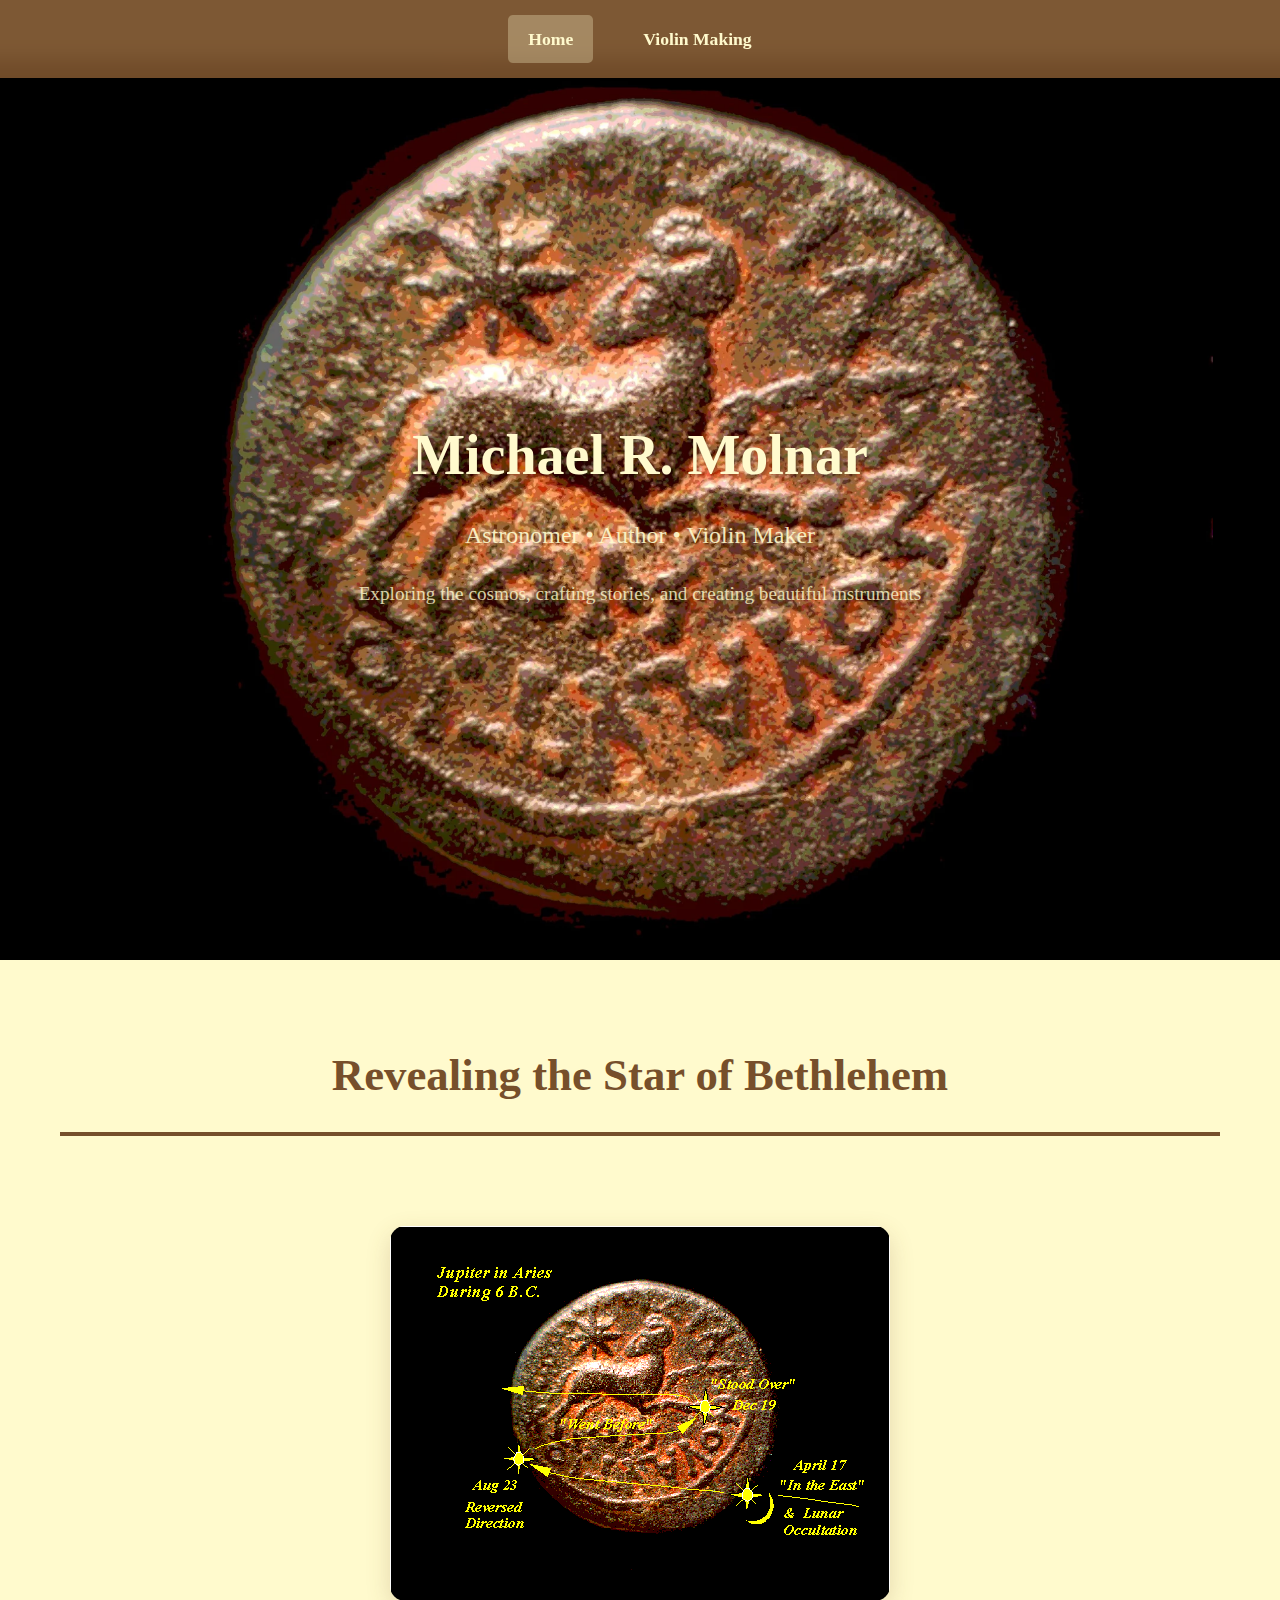
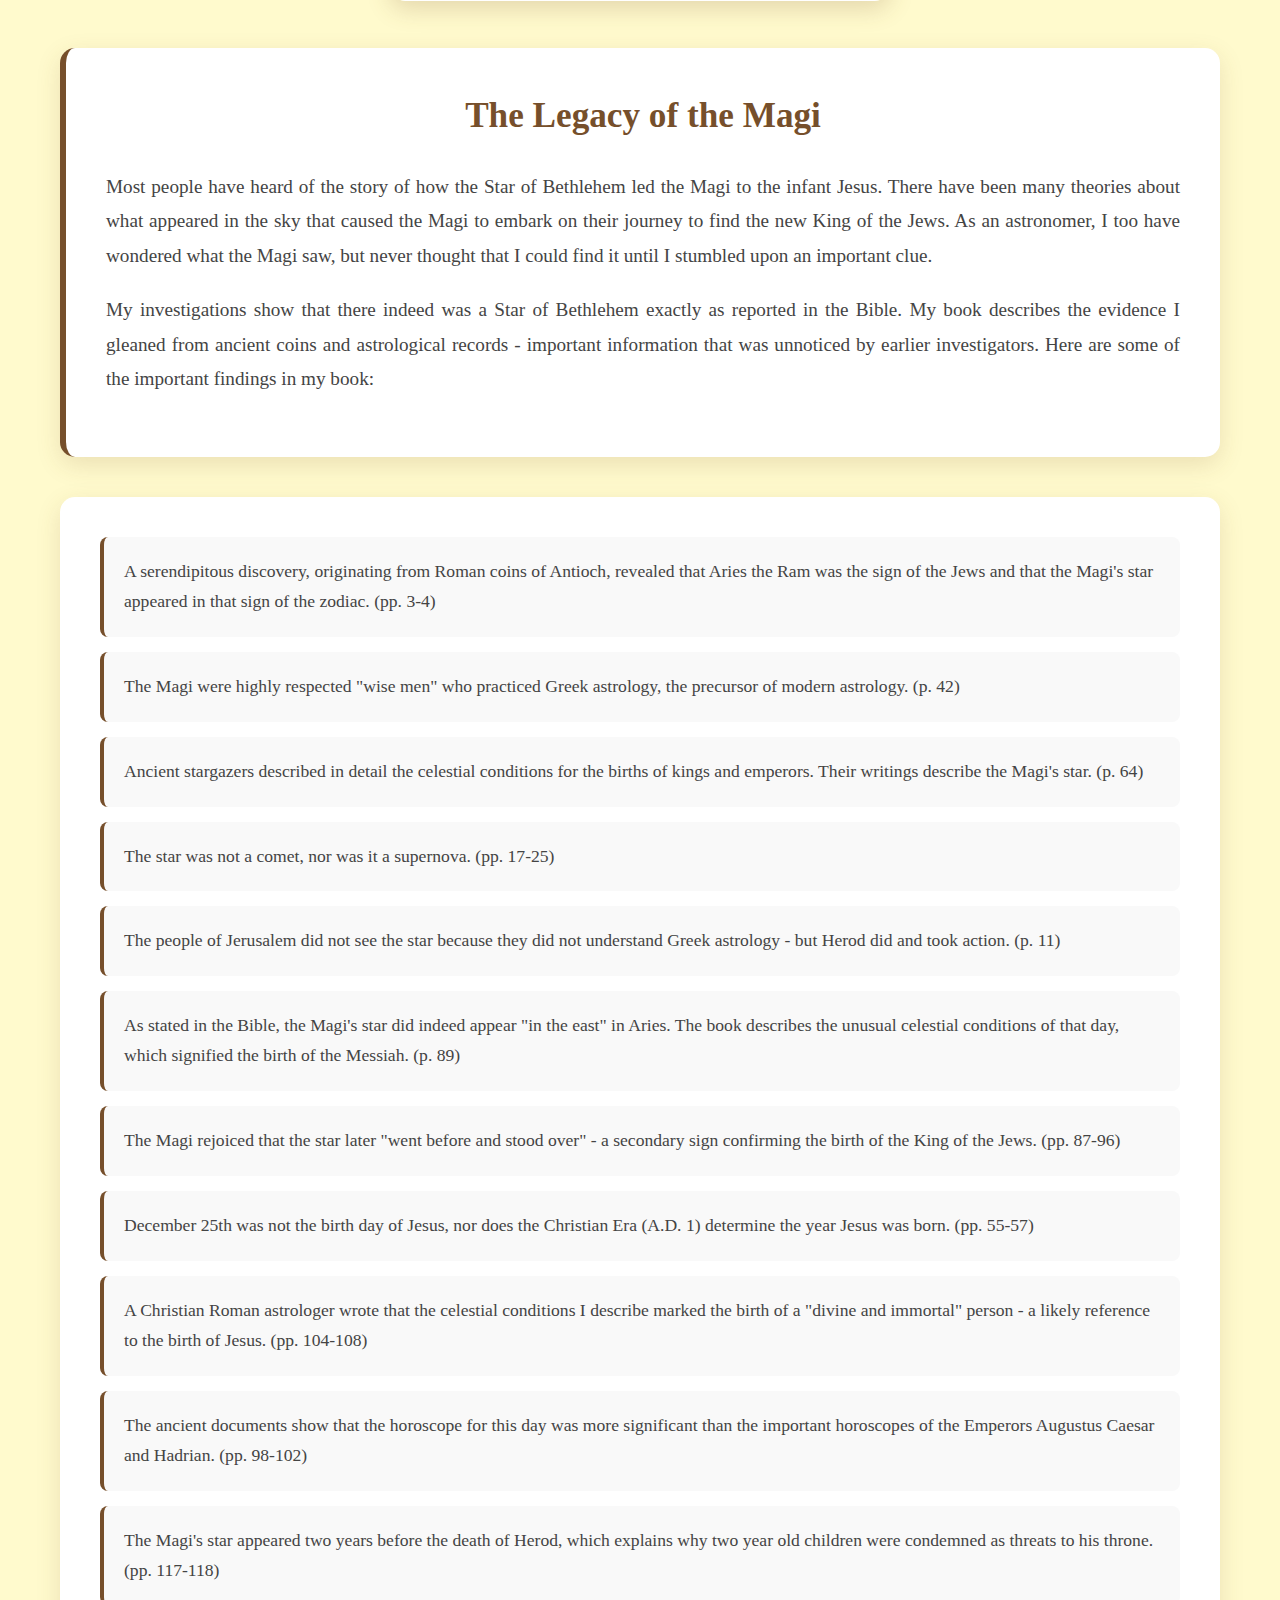
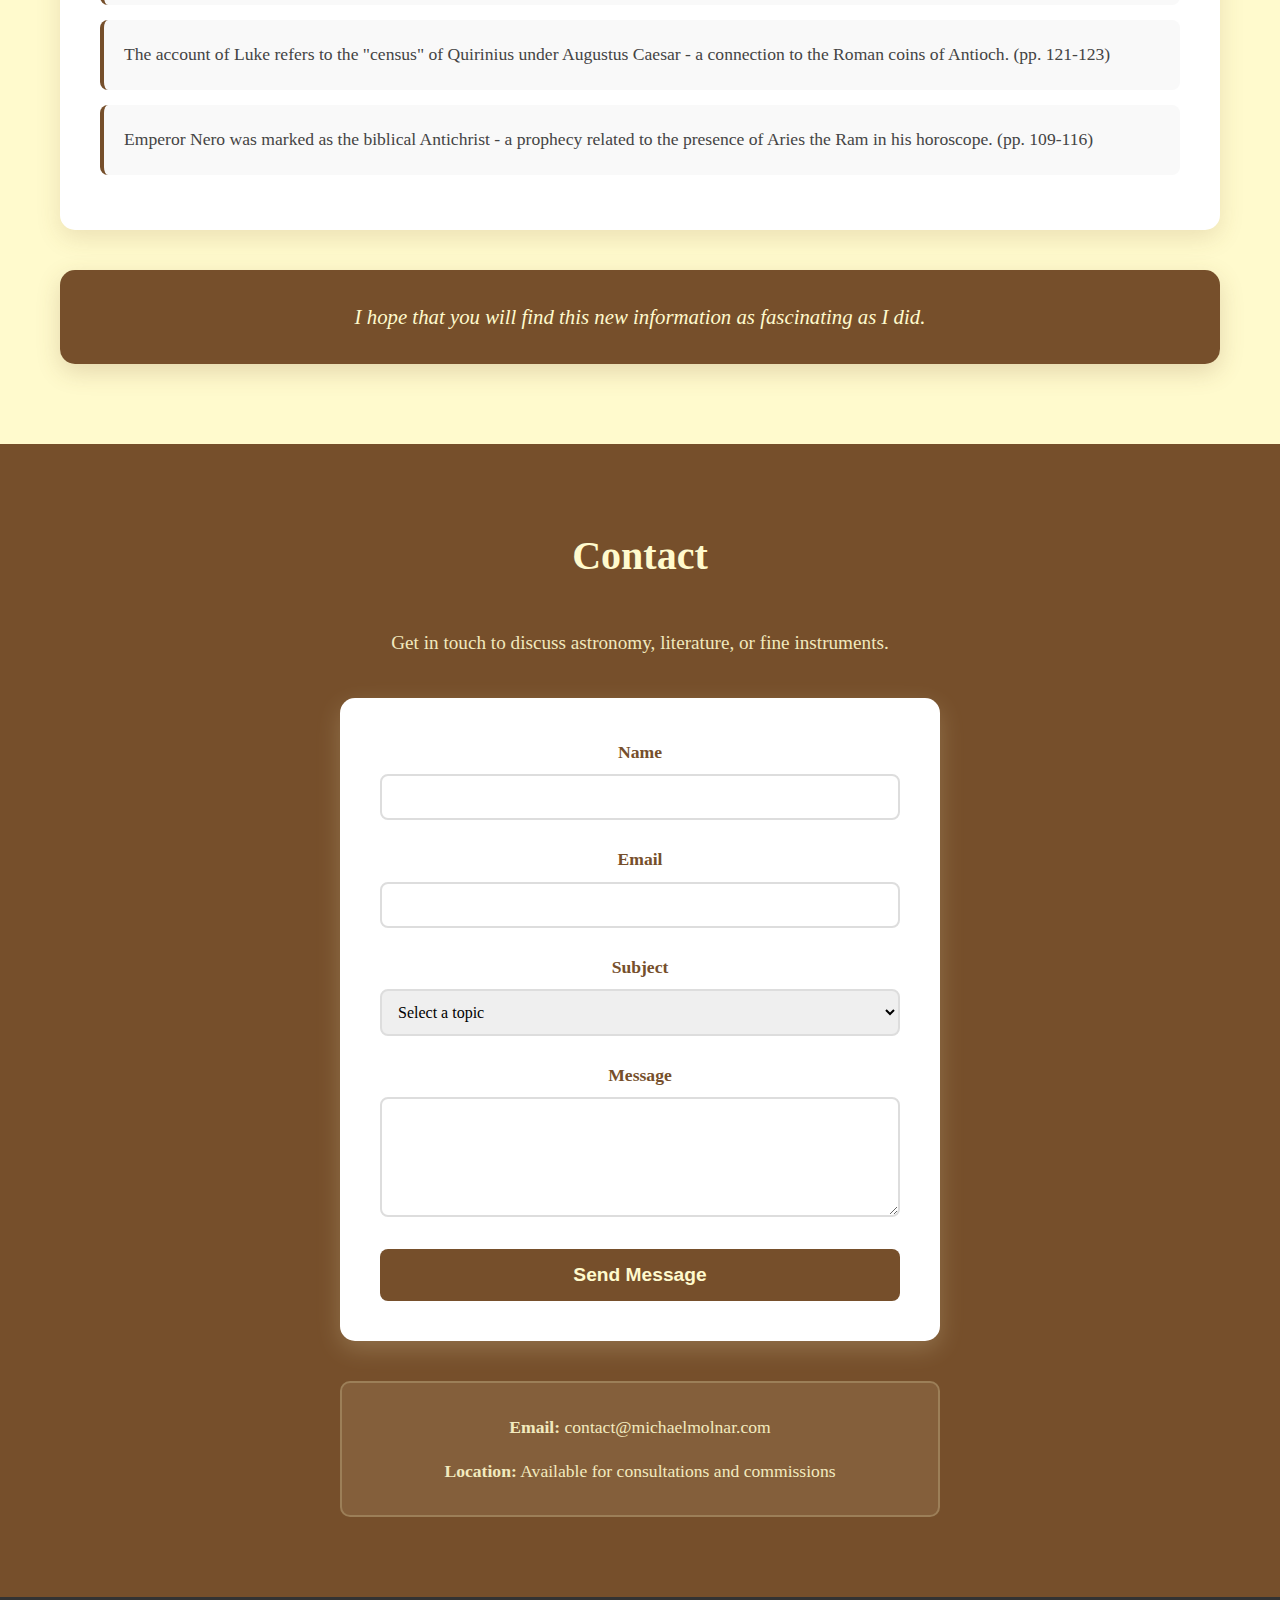
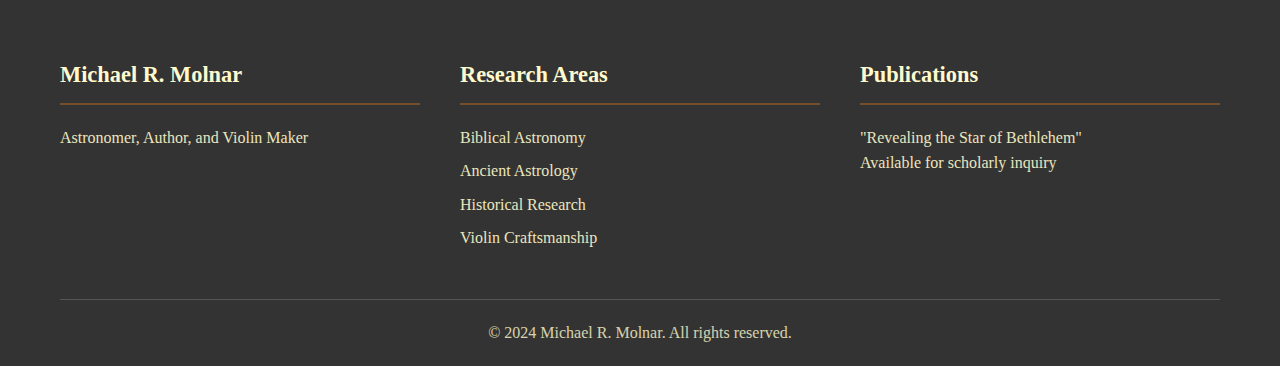
<file: index.html>
<!DOCTYPE html>
<html lang="en">
<head>
    <meta charset="UTF-8">
    <meta name="viewport" content="width=device-width, initial-scale=1.0">
    <title>Michael R. Molnar - Astronomer, Author, Violin Maker</title>
    <link rel="stylesheet" href="style.css">
</head>
<body>
    <!-- Navigation -->
    <nav class="navigation">
        <div class="container">
            <a href="index.html" class="nav-link active">Home</a>
            <a href="violin-making.html" class="nav-link">Violin Making</a>
        </div>
    </nav>

    <!-- Hero Section -->
    <section class="hero">
        <div class="hero-content">
            <h1>Michael R. Molnar</h1>
            <p class="subtitle">Astronomer • Author • Violin Maker</p>
            <p class="hero-description">Exploring the cosmos, crafting stories, and creating beautiful instruments</p>
        </div>
    </section>

    <!-- Content Section -->
    <section class="content">
        <div class="container">
            <h2 class="section-title">Revealing the Star of Bethlehem</h2>

            <div class="title-image">
                <img src="03f4fb_0a18a25fb19e418492a0b3d6c17574ac~mv2.gif" alt="Star of Bethlehem - Night sky with bright star" class="star-image">
            </div>

            <div class="legacy-section">
                <h3>The Legacy of the Magi</h3>
                <p>Most people have heard of the story of how the Star of Bethlehem led the Magi to the infant Jesus. There have been many theories about what appeared in the sky that caused the Magi to embark on their journey to find the new King of the Jews. As an astronomer, I too have wondered what the Magi saw, but never thought that I could find it until I stumbled upon an important clue.</p>

                <p>My investigations show that there indeed was a Star of Bethlehem exactly as reported in the Bible. My book describes the evidence I gleaned from ancient coins and astrological records - important information that was unnoticed by earlier investigators. Here are some of the important findings in my book:</p>
            </div>

            <div class="findings-list">
                <ul>
                    <li>A serendipitous discovery, originating from Roman coins of Antioch, revealed that Aries the Ram was the sign of the Jews and that the Magi's star appeared in that sign of the zodiac. (pp. 3-4)</li>
                    <li>The Magi were highly respected "wise men" who practiced Greek astrology, the precursor of modern astrology. (p. 42)</li>
                    <li>Ancient stargazers described in detail the celestial conditions for the births of kings and emperors. Their writings describe the Magi's star. (p. 64)</li>
                    <li>The star was not a comet, nor was it a supernova. (pp. 17-25)</li>
                    <li>The people of Jerusalem did not see the star because they did not understand Greek astrology - but Herod did and took action. (p. 11)</li>
                    <li>As stated in the Bible, the Magi's star did indeed appear "in the east" in Aries. The book describes the unusual celestial conditions of that day, which signified the birth of the Messiah. (p. 89)</li>
                    <li>The Magi rejoiced that the star later "went before and stood over" - a secondary sign confirming the birth of the King of the Jews. (pp. 87-96)</li>
                    <li>December 25th was not the birth day of Jesus, nor does the Christian Era (A.D. 1) determine the year Jesus was born. (pp. 55-57)</li>
                    <li>A Christian Roman astrologer wrote that the celestial conditions I describe marked the birth of a "divine and immortal" person - a likely reference to the birth of Jesus. (pp. 104-108)</li>
                    <li>The ancient documents show that the horoscope for this day was more significant than the important horoscopes of the Emperors Augustus Caesar and Hadrian. (pp. 98-102)</li>
                    <li>The Magi's star appeared two years before the death of Herod, which explains why two year old children were condemned as threats to his throne. (pp. 117-118)</li>
                    <li>The account of Luke refers to the "census" of Quirinius under Augustus Caesar - a connection to the Roman coins of Antioch. (pp. 121-123)</li>
                    <li>Emperor Nero was marked as the biblical Antichrist - a prophecy related to the presence of Aries the Ram in his horoscope. (pp. 109-116)</li>
                </ul>
            </div>

            <div class="closing-note">
                <p>I hope that you will find this new information as fascinating as I did.</p>
            </div>
        </div>
    </section>

    <!-- Contact Section -->
    <section class="contact">
        <div class="container">
            <h2>Contact</h2>
            <div class="contact-content">
                <p>Get in touch to discuss astronomy, literature, or fine instruments.</p>

                <div class="contact-form-container">
                    <form class="contact-form" action="#" method="POST">
                        <div class="form-group">
                            <label for="name">Name</label>
                            <input type="text" id="name" name="name" required>
                        </div>

                        <div class="form-group">
                            <label for="email">Email</label>
                            <input type="email" id="email" name="email" required>
                        </div>

                        <div class="form-group">
                            <label for="subject">Subject</label>
                            <select id="subject" name="subject" required>
                                <option value="">Select a topic</option>
                                <option value="astronomy">Astronomy Research</option>
                                <option value="book">Book Inquiry</option>
                                <option value="violin">Violin Making</option>
                                <option value="other">Other</option>
                            </select>
                        </div>

                        <div class="form-group">
                            <label for="message">Message</label>
                            <textarea id="message" name="message" rows="5" required></textarea>
                        </div>

                        <button type="submit" class="submit-btn">Send Message</button>
                    </form>
                </div>

                <div class="contact-info">
                    <p><strong>Email:</strong> contact@michaelmolnar.com</p>
                    <p><strong>Location:</strong> Available for consultations and commissions</p>
                </div>
            </div>
        </div>
    </section>

    <!-- Footer -->
    <footer class="footer">
        <div class="container">
            <div class="footer-content">
                <div class="footer-section">
                    <h4>Michael R. Molnar</h4>
                    <p>Astronomer, Author, and Violin Maker</p>
                </div>
                <div class="footer-section">
                    <h4>Research Areas</h4>
                    <ul>
                        <li>Biblical Astronomy</li>
                        <li>Ancient Astrology</li>
                        <li>Historical Research</li>
                        <li>Violin Craftsmanship</li>
                    </ul>
                </div>
                <div class="footer-section">
                    <h4>Publications</h4>
                    <p>"Revealing the Star of Bethlehem"<br>Available for scholarly inquiry</p>
                </div>
            </div>
            <div class="footer-bottom">
                <p>&copy; 2024 Michael R. Molnar. All rights reserved.</p>
            </div>
        </div>
    </footer>
</body>
</html>
</file>
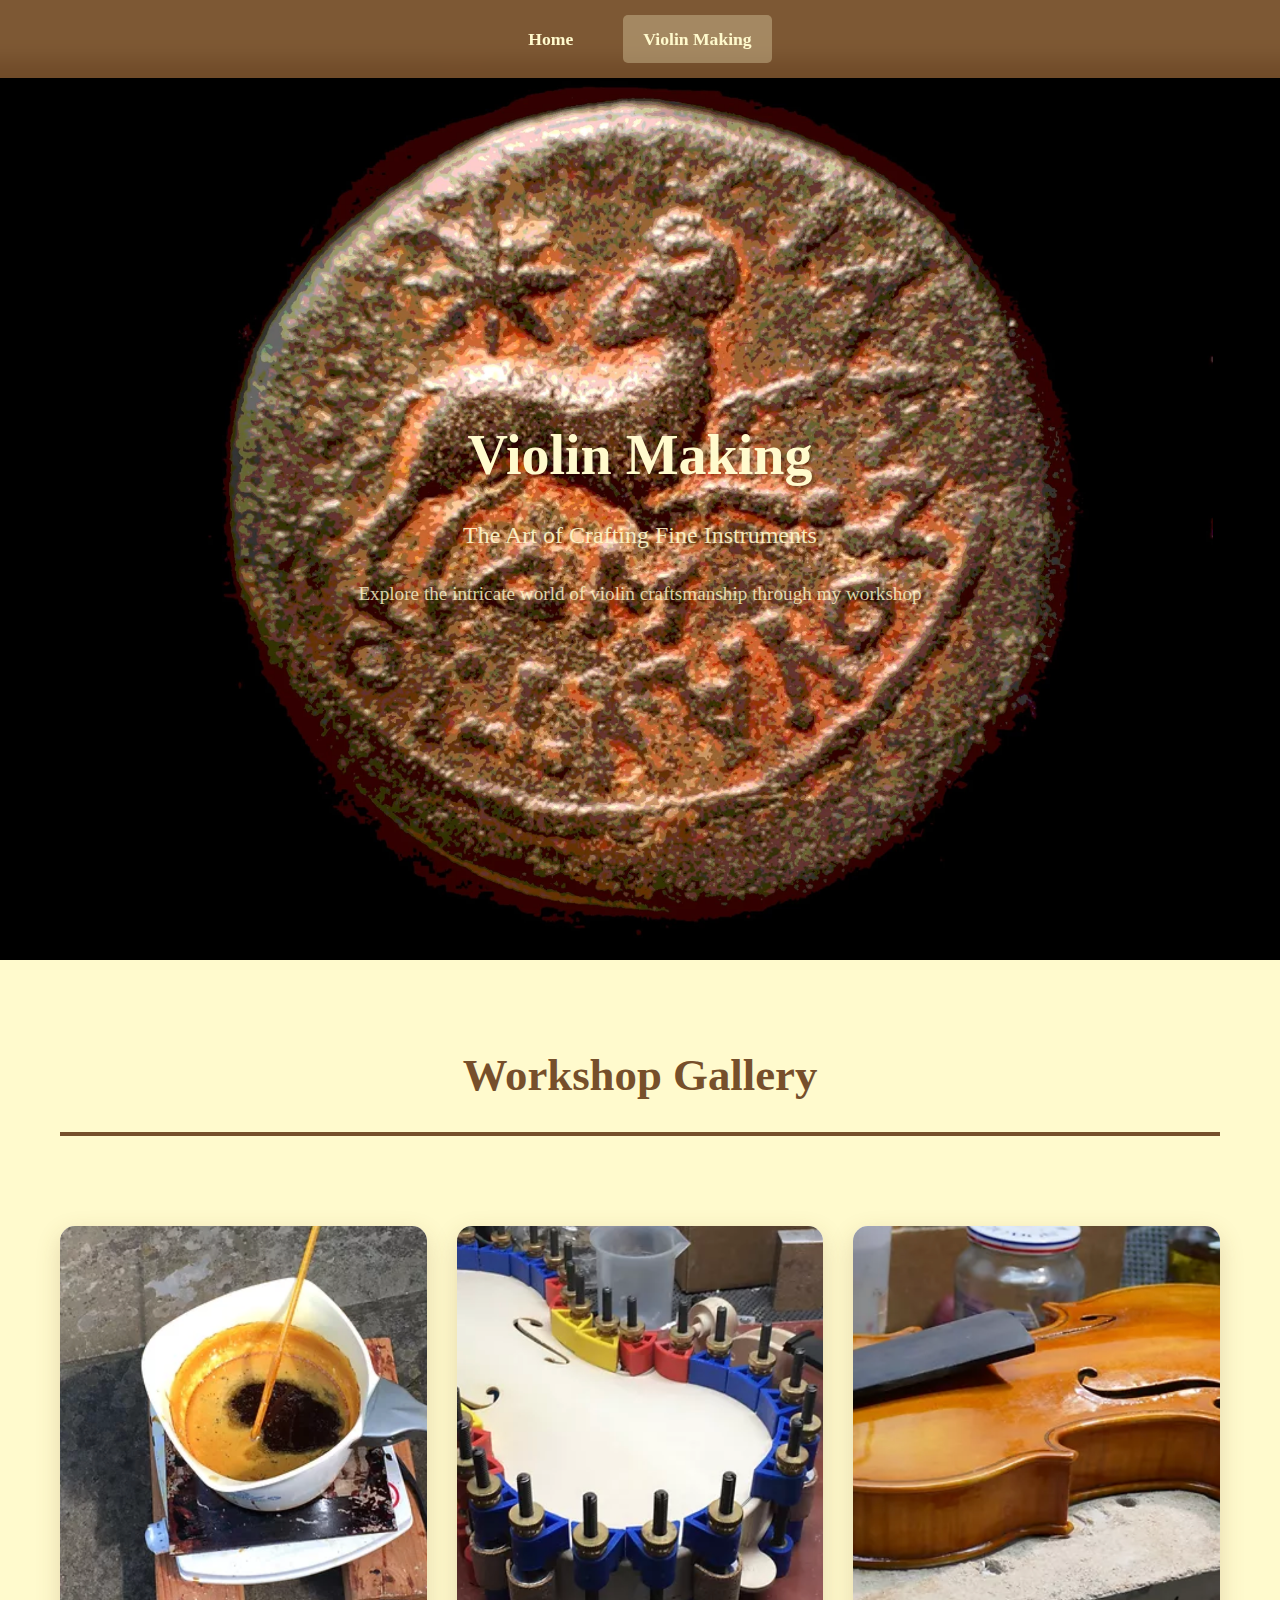
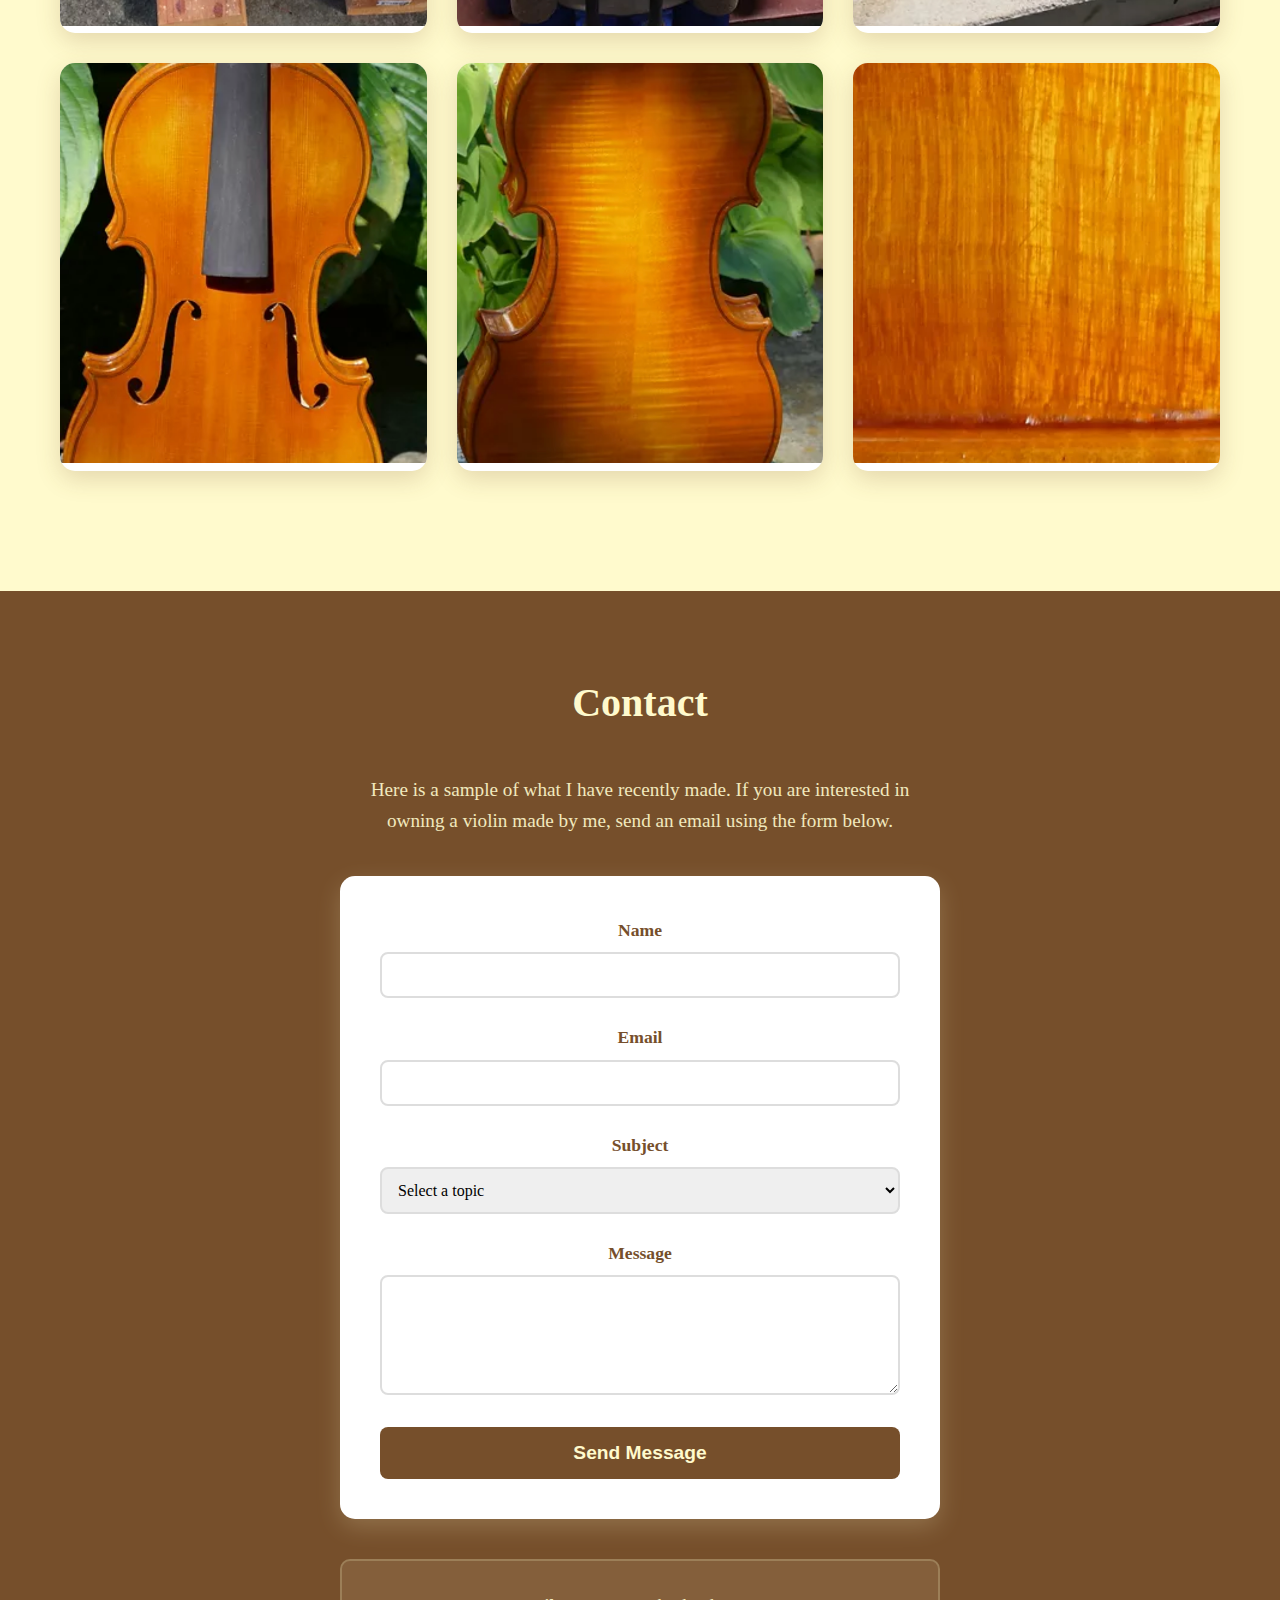
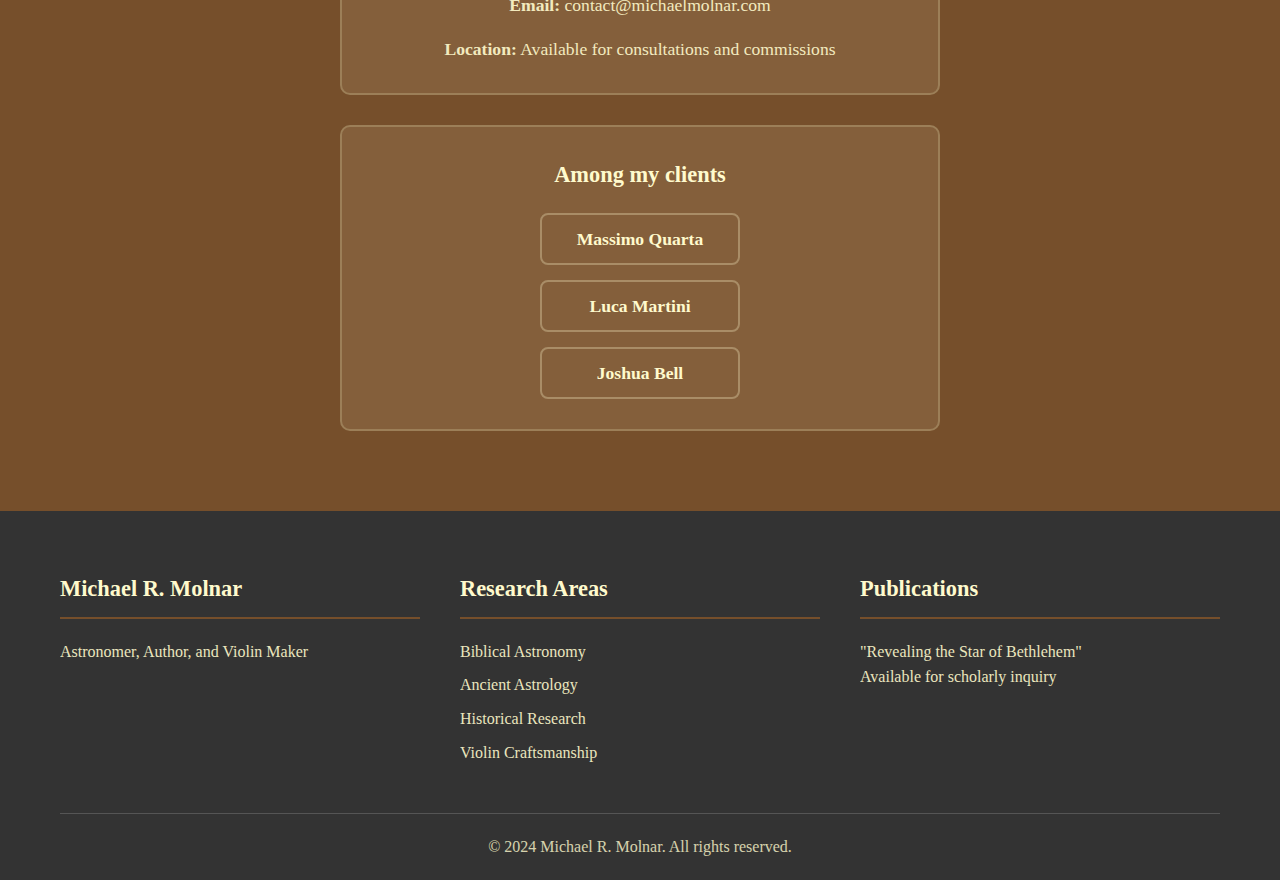
<file: violin-making.html>
<!DOCTYPE html>
<html lang="en">
<head>
    <meta charset="UTF-8">
    <meta name="viewport" content="width=device-width, initial-scale=1.0">
    <title>Violin Making - Michael R. Molnar</title>
    <link rel="stylesheet" href="style.css">
    <link rel="stylesheet" href="violin-making.css">
</head>
<body>
    <!-- Navigation -->
    <nav class="navigation">
        <div class="container">
            <a href="index.html" class="nav-link">Home</a>
            <a href="violin-making.html" class="nav-link active">Violin Making</a>
        </div>
    </nav>

    <!-- Hero Section -->
    <section class="hero">
        <div class="hero-content">
            <h1>Violin Making</h1>
            <p class="subtitle">The Art of Crafting Fine Instruments</p>
            <p class="hero-description">Explore the intricate world of violin craftsmanship through my workshop</p>
        </div>
    </section>

    <!-- Gallery Section -->
    <section class="content">
        <div class="container">
            <h2 class="section-title">Workshop Gallery</h2>

            <div class="violin-gallery">
                <div class="violin-item" data-image="Burgundi Resin Batch">
                    <img src="Burgundi-resin-batch.png" alt="Burgundi Resin Batch" class="violin-image">
                    <div class="violin-overlay">
                        <h3>Burgundi Resin Batch</h3>
                    </div>
                </div>

                <div class="violin-item" data-image="Sized Interior">
                    <img src="sized-interior.png" alt="Sized Interior" class="violin-image">
                    <div class="violin-overlay">
                        <h3>Sized Interior</h3>
                    </div>
                </div>

                <div class="violin-item" data-image="P1000879">
                    <img src="P1000879.png" alt="P1000879" class="violin-image">
                    <div class="violin-overlay">
                        <h3>P1000879</h3>
                    </div>
                </div>

                <div class="violin-item" data-image="P1000923">
                    <img src="P1000923.png" alt="P1000923" class="violin-image">
                    <div class="violin-overlay">
                        <h3>P1000923</h3>
                    </div>
                </div>

                <div class="violin-item" data-image="P1000914">
                    <img src="P1000914.png" alt="P1000914" class="violin-image">
                    <div class="violin-overlay">
                        <h3>P1000914</h3>
                    </div>
                </div>

                <div class="violin-item" data-image="P1000884">
                    <img src="P1000884.png" alt="P1000884" class="violin-image">
                    <div class="violin-overlay">
                        <h3>P1000884</h3>
                    </div>
                </div>
            </div>
        </div>
    </section>

    <!-- Fullscreen Modal -->
    <div id="fullscreenModal" class="modal">
        <span class="close">&times;</span>
        <img class="modal-content" id="modalImage">
        <div id="caption"></div>
    </div>

    <!-- Contact Section -->
    <section class="contact">
        <div class="container">
            <h2>Contact</h2>
            <div class="contact-content">
                <p>Here is a sample of what I have recently made. If you are interested in owning a violin made by me, send an email using the form below.</p>

                <div class="contact-form-container">
                    <form class="contact-form" action="#" method="POST">
                        <div class="form-group">
                            <label for="name">Name</label>
                            <input type="text" id="name" name="name" required>
                        </div>

                        <div class="form-group">
                            <label for="email">Email</label>
                            <input type="email" id="email" name="email" required>
                        </div>

                        <div class="form-group">
                            <label for="subject">Subject</label>
                            <select id="subject" name="subject" required>
                                <option value="">Select a topic</option>
                                <option value="astronomy">Astronomy Research</option>
                                <option value="book">Book Inquiry</option>
                                <option value="violin">Violin Making</option>
                                <option value="other">Other</option>
                            </select>
                        </div>

                        <div class="form-group">
                            <label for="message">Message</label>
                            <textarea id="message" name="message" rows="5" required></textarea>
                        </div>

                        <button type="submit" class="submit-btn">Send Message</button>
                    </form>
                </div>

                <div class="contact-info">
                    <p><strong>Email:</strong> contact@michaelmolnar.com</p>
                    <p><strong>Location:</strong> Available for consultations and commissions</p>
                </div>

                <div class="clients-section">
                    <h3>Among my clients</h3>
                    <div class="clients-list">
                        <a href="https://www.youtube.com/channel/UCJZO0fnCEnsG3W94_9oPvUg" target="_blank" class="client-link">Massimo Quarta</a>
                        <a href="https://www.lenostube.com/en/about-us/" target="_blank" class="client-link">Luca Martini</a>
                        <a href="https://joshuabell.com/" target="_blank" class="client-link">Joshua Bell</a>
                    </div>
                </div>
            </div>
        </div>
    </section>

    <!-- Footer -->
    <footer class="footer">
        <div class="container">
            <div class="footer-content">
                <div class="footer-section">
                    <h4>Michael R. Molnar</h4>
                    <p>Astronomer, Author, and Violin Maker</p>
                </div>
                <div class="footer-section">
                    <h4>Research Areas</h4>
                    <ul>
                        <li>Biblical Astronomy</li>
                        <li>Ancient Astrology</li>
                        <li>Historical Research</li>
                        <li>Violin Craftsmanship</li>
                    </ul>
                </div>
                <div class="footer-section">
                    <h4>Publications</h4>
                    <p>"Revealing the Star of Bethlehem"<br>Available for scholarly inquiry</p>
                </div>
            </div>
            <div class="footer-bottom">
                <p>&copy; 2024 Michael R. Molnar. All rights reserved.</p>
            </div>
        </div>
    </footer>

    <script src="violin-making.js"></script>
</body>
</html>
</file>
<file: style.css>
* {
    margin: 0;
    padding: 0;
    box-sizing: border-box;
}

body {
    font-family: 'Georgia', serif;
    line-height: 1.6;
    color: #333;
    background-color: #fffacd;
}

.container {
    max-width: 1200px;
    margin: 0 auto;
    padding: 0 20px;
}

/* Navigation */
.navigation {
    background: rgba(118, 79, 43, 0.95);
    padding: 15px 0;
    position: fixed;
    top: 0;
    width: 100%;
    z-index: 1000;
    backdrop-filter: blur(10px);
}

.navigation .container {
    display: flex;
    justify-content: center;
    gap: 30px;
}

.nav-link {
    color: #fffacd;
    text-decoration: none;
    font-size: 1.1rem;
    font-weight: bold;
    padding: 10px 20px;
    border-radius: 5px;
    transition: background-color 0.3s ease, transform 0.2s ease;
}

.nav-link:hover {
    background-color: rgba(255, 250, 205, 0.2);
    transform: translateY(-2px);
}

.nav-link.active {
    background-color: rgba(255, 250, 205, 0.3);
}

/* Hero Section */
.hero {
    background:  url('hero.png');
    background-size: cover;
    background-position: center;
    background-repeat: no-repeat;
    color: #fffacd;
    min-height: 100vh;
    display: flex;
    align-items: center;
    justify-content: center;
    text-align: center;
    position: relative;
    margin-top: 60px;
}

.hero-content h1 {
    font-size: 3.5rem;
    margin-bottom: 1rem;
    font-weight: bold;
    text-shadow: 2px 2px 4px rgba(0,0,0,0.3);
}

.subtitle {
    font-size: 1.5rem;
    margin-bottom: 1.5rem;
    color: #fffacd;
    opacity: 0.9;
}

.hero-description {
    font-size: 1.2rem;
    max-width: 600px;
    margin: 0 auto;
    opacity: 0.8;
}

/* Content Section */
.content {
    padding: 80px 0;
    background-color: #fffacd;
}

.section-title {
    text-align: center;
    font-size: 2.8rem;
    color: #764f2b;
    margin-bottom: 50px;
    border-bottom: 4px solid #764f2b;
    padding-bottom: 20px;
    display: inline-block;
    width: 100%;
}

.legacy-section {
    background: white;
    padding: 40px;
    border-radius: 15px;
    box-shadow: 0 8px 25px rgba(118, 79, 43, 0.15);
    margin-bottom: 40px;
    border-left: 6px solid #764f2b;
}

.legacy-section h3 {
    color: #764f2b;
    font-size: 2.2rem;
    margin-bottom: 25px;
    text-align: center;
}

.legacy-section p {
    font-size: 1.2rem;
    line-height: 1.8;
    color: #444;
    margin-bottom: 20px;
    text-align: justify;
}

.findings-list {
    background: white;
    padding: 40px;
    border-radius: 15px;
    box-shadow: 0 8px 25px rgba(118, 79, 43, 0.15);
    margin-bottom: 40px;
}

.findings-list ul {
    list-style: none;
    padding: 0;
}

.findings-list li {
    background: #f9f9f9;
    margin-bottom: 15px;
    padding: 20px;
    border-radius: 8px;
    border-left: 4px solid #764f2b;
    font-size: 1.1rem;
    line-height: 1.7;
    color: #444;
    transition: background-color 0.3s ease, transform 0.2s ease;
}

.findings-list li:hover {
    background: #f0f0f0;
    transform: translateX(5px);
}

.closing-note {
    background: #764f2b;
    color: #fffacd;
    padding: 30px;
    border-radius: 15px;
    text-align: center;
    box-shadow: 0 8px 25px rgba(118, 79, 43, 0.2);
}

.closing-note p {
    font-size: 1.3rem;
    font-style: italic;
    margin: 0;
}

/* Title Image */
.title-image {
    text-align: center;
    margin: 40px 0;
}

.star-image {
    max-width: 100%;
    height: auto;
    border-radius: 15px;
    box-shadow: 0 8px 25px rgba(118, 79, 43, 0.2);
}

/* Contact Form */
.contact-form-container {
    background: white;
    padding: 40px;
    border-radius: 15px;
    margin: 40px 0;
    box-shadow: 0 8px 25px rgba(255, 250, 205, 0.2);
}

.contact-form {
    max-width: 600px;
    margin: 0 auto;
}

.form-group {
    margin-bottom: 25px;
}

.form-group label {
    display: block;
    margin-bottom: 8px;
    font-weight: bold;
    color: #764f2b;
    font-size: 1.1rem;
}

.form-group input,
.form-group select,
.form-group textarea {
    width: 100%;
    padding: 12px;
    border: 2px solid #ddd;
    border-radius: 8px;
    font-size: 1rem;
    font-family: 'Georgia', serif;
    transition: border-color 0.3s ease;
}

.form-group input:focus,
.form-group select:focus,
.form-group textarea:focus {
    outline: none;
    border-color: #764f2b;
}

.form-group textarea {
    resize: vertical;
    min-height: 120px;
}

.submit-btn {
    background: #764f2b;
    color: #fffacd;
    padding: 15px 30px;
    border: none;
    border-radius: 8px;
    font-size: 1.2rem;
    font-weight: bold;
    cursor: pointer;
    transition: background-color 0.3s ease, transform 0.2s ease;
    width: 100%;
}

.submit-btn:hover {
    background: #5a3a21;
    transform: translateY(-2px);
}

/* Footer */
.footer {
    background: #333;
    color: #fffacd;
    padding: 60px 0 20px;
}

.footer-content {
    display: grid;
    grid-template-columns: repeat(auto-fit, minmax(250px, 1fr));
    gap: 40px;
    margin-bottom: 40px;
}

.footer-section h4 {
    color: #fffacd;
    font-size: 1.4rem;
    margin-bottom: 20px;
    border-bottom: 2px solid #764f2b;
    padding-bottom: 10px;
}

.footer-section p {
    line-height: 1.6;
    opacity: 0.9;
}

.footer-section ul {
    list-style: none;
    padding: 0;
}

.footer-section li {
    margin-bottom: 8px;
    opacity: 0.9;
}

.footer-bottom {
    text-align: center;
    padding-top: 20px;
    border-top: 1px solid #555;
}

.footer-bottom p {
    margin: 0;
    opacity: 0.8;
}

.footer-bottom a {
    color: #fffacd;
    text-decoration: none;
    font-weight: bold;
    transition: color 0.3s ease;
}

.footer-bottom a:hover {
    color: #fff;
}

/* Contact Section */
.contact {
    background-color: #764f2b;
    color: #fffacd;
    padding: 80px 0;
    text-align: center;
}

.contact h2 {
    font-size: 2.5rem;
    margin-bottom: 40px;
    color: #fffacd;
}

.contact-content {
    max-width: 600px;
    margin: 0 auto;
}

.contact-content p {
    font-size: 1.2rem;
    margin-bottom: 30px;
    opacity: 0.9;
}

.contact-info {
    background: rgba(255, 250, 205, 0.1);
    padding: 30px;
    border-radius: 10px;
    border: 2px solid rgba(255, 250, 205, 0.2);
}

.contact-info p {
    font-size: 1.1rem;
    margin-bottom: 15px;
}

.contact-info p:last-child {
    margin-bottom: 0;
}

/* Clients Section */
.clients-section {
    background: rgba(255, 250, 205, 0.1);
    padding: 30px;
    border-radius: 10px;
    border: 2px solid rgba(255, 250, 205, 0.2);
    margin-top: 30px;
    text-align: center;
}

.clients-section h3 {
    font-size: 1.4rem;
    margin-bottom: 20px;
    color: #fffacd;
}

.clients-list {
    display: flex;
    flex-direction: column;
    gap: 15px;
    align-items: center;
}

.client-link {
    color: #fffacd;
    text-decoration: none;
    font-size: 1.1rem;
    font-weight: bold;
    padding: 10px 20px;
    border: 2px solid rgba(255, 250, 205, 0.3);
    border-radius: 8px;
    transition: all 0.3s ease;
    display: inline-block;
    min-width: 200px;
}

.client-link:hover {
    background-color: rgba(255, 250, 205, 0.2);
    border-color: #fffacd;
    transform: translateY(-2px);
}

/* Responsive Design */
@media (max-width: 768px) {
    .hero-content h1 {
        font-size: 2.5rem;
    }

    .subtitle {
        font-size: 1.2rem;
    }

    .hero-description {
        font-size: 1rem;
    }

    .section-title {
        font-size: 2.2rem;
    }

    .legacy-section {
        padding: 25px;
        margin-bottom: 30px;
    }

    .legacy-section h3 {
        font-size: 1.8rem;
    }

    .legacy-section p {
        font-size: 1.1rem;
        text-align: left;
    }

    .findings-list {
        padding: 25px;
    }

    .findings-list li {
        padding: 15px;
        font-size: 1rem;
    }

    .closing-note {
        padding: 25px;
    }

    .closing-note p {
        font-size: 1.1rem;
    }

    .star-image {
        border-radius: 10px;
    }

    .contact-form-container {
        padding: 25px;
        margin: 25px 0;
    }

    .form-group {
        margin-bottom: 20px;
    }

    .form-group label {
        font-size: 1rem;
    }

    .submit-btn {
        padding: 12px 25px;
        font-size: 1.1rem;
    }

    .footer {
        padding: 40px 0 20px;
    }

    .footer-content {
        gap: 30px;
    }

    .footer-section h4 {
        font-size: 1.2rem;
    }

    .contact h2 {
        font-size: 2rem;
    }
}
</file>
<file: violin-making.css>
/* Navigation */
.navigation {
    background: rgba(118, 79, 43, 0.95);
    padding: 15px 0;
    position: fixed;
    top: 0;
    width: 100%;
    z-index: 1000;
    backdrop-filter: blur(10px);
}

.navigation .container {
    display: flex;
    justify-content: center;
    gap: 30px;
}

.nav-link {
    color: #fffacd;
    text-decoration: none;
    font-size: 1.1rem;
    font-weight: bold;
    padding: 10px 20px;
    border-radius: 5px;
    transition: background-color 0.3s ease, transform 0.2s ease;
}

.nav-link:hover {
    background-color: rgba(255, 250, 205, 0.2);
    transform: translateY(-2px);
}

.nav-link.active {
    background-color: rgba(255, 250, 205, 0.3);
}

/* Adjust hero section for navigation */
.hero {
    margin-top: 60px;
}

/* Violin Gallery */
.violin-gallery {
    display: grid;
    grid-template-columns: repeat(auto-fit, minmax(350px, 1fr));
    gap: 30px;
    padding: 40px 0;
}

.violin-item {
    position: relative;
    border-radius: 15px;
    overflow: hidden;
    box-shadow: 0 8px 25px rgba(118, 79, 43, 0.2);
    transition: transform 0.3s ease, box-shadow 0.3s ease;
    cursor: pointer;
    background: white;
}

.violin-item:hover {
    transform: translateY(-10px);
    box-shadow: 0 15px 40px rgba(118, 79, 43, 0.3);
}

.violin-image {
    width: 100%;
    height: 400px;
    object-fit: cover;
    transition: transform 0.3s ease;
}

.violin-item:hover .violin-image {
    transform: scale(1.05);
}

.violin-overlay {
    position: absolute;
    bottom: 0;
    left: 0;
    right: 0;
    background: linear-gradient(transparent, rgba(118, 79, 43, 0.9));
    color: #fffacd;
    padding: 30px 20px 20px;
    transform: translateY(100%);
    transition: transform 0.3s ease;
}

.violin-item:hover .violin-overlay {
    transform: translateY(0);
}

.violin-overlay h3 {
    margin: 0;
    font-size: 1.3rem;
    font-weight: bold;
    text-align: center;
    text-shadow: 2px 2px 4px rgba(0,0,0,0.3);
}

/* Modal Styles */
.modal {
    display: none;
    position: fixed;
    z-index: 9999;
    left: 0;
    top: 0;
    width: 100%;
    height: 100%;
    overflow: auto;
    background-color: rgba(0, 0, 0, 0.9);
    animation: fadeIn 0.3s ease;
}

@keyframes fadeIn {
    from { opacity: 0; }
    to { opacity: 1; }
}

.modal-content {
    margin: auto;
    display: block;
    width: auto;
    height: auto;
    max-width: 90%;
    max-height: 90%;
    border-radius: 10px;
    animation: zoomIn 0.3s ease;
    position: absolute;
    top: 50%;
    left: 50%;
    transform: translate(-50%, -50%);
}

@keyframes zoomIn {
    from { transform: translate(-50%, -50%) scale(0.3); }
    to { transform: translate(-50%, -50%) scale(1); }
}

.close {
    position: absolute;
    top: 30px;
    right: 50px;
    color: #fff;
    font-size: 40px;
    font-weight: bold;
    transition: 0.3s;
    cursor: pointer;
    z-index: 10000;
}

.close:hover,
.close:focus {
    color: #fffacd;
    text-decoration: none;
}

#caption {
    margin: auto;
    display: block;
    width: 80%;
    max-width: 700px;
    text-align: center;
    color: #fffacd;
    padding: 20px 0;
    font-size: 1.2rem;
    font-weight: bold;
    position: absolute;
    bottom: 50px;
    left: 50%;
    transform: translateX(-50%);
    background: rgba(0, 0, 0, 0.7);
    border-radius: 5px;
    padding: 15px 30px;
}

/* Responsive Design */
@media (max-width: 768px) {
    .navigation .container {
        gap: 15px;
    }

    .nav-link {
        font-size: 1rem;
        padding: 8px 15px;
    }

    .violin-gallery {
        grid-template-columns: 1fr;
        gap: 20px;
        padding: 20px 0;
    }

    .violin-item {
        border-radius: 10px;
    }

    .violin-image {
        height: 300px;
    }

    .violin-overlay {
        padding: 20px 15px 15px;
    }

    .violin-overlay h3 {
        font-size: 1.1rem;
    }

    .close {
        top: 20px;
        right: 30px;
        font-size: 30px;
    }

    .modal-content {
        max-width: 95%;
        max-height: 85%;
    }

    #caption {
        width: 90%;
        font-size: 1rem;
        bottom: 30px;
        padding: 10px 20px;
    }
}

@media (max-width: 480px) {
    .violin-gallery {
        grid-template-columns: 1fr;
        gap: 15px;
    }

    .violin-image {
        height: 250px;
    }

    .close {
        top: 15px;
        right: 20px;
        font-size: 25px;
    }
}
</file>
